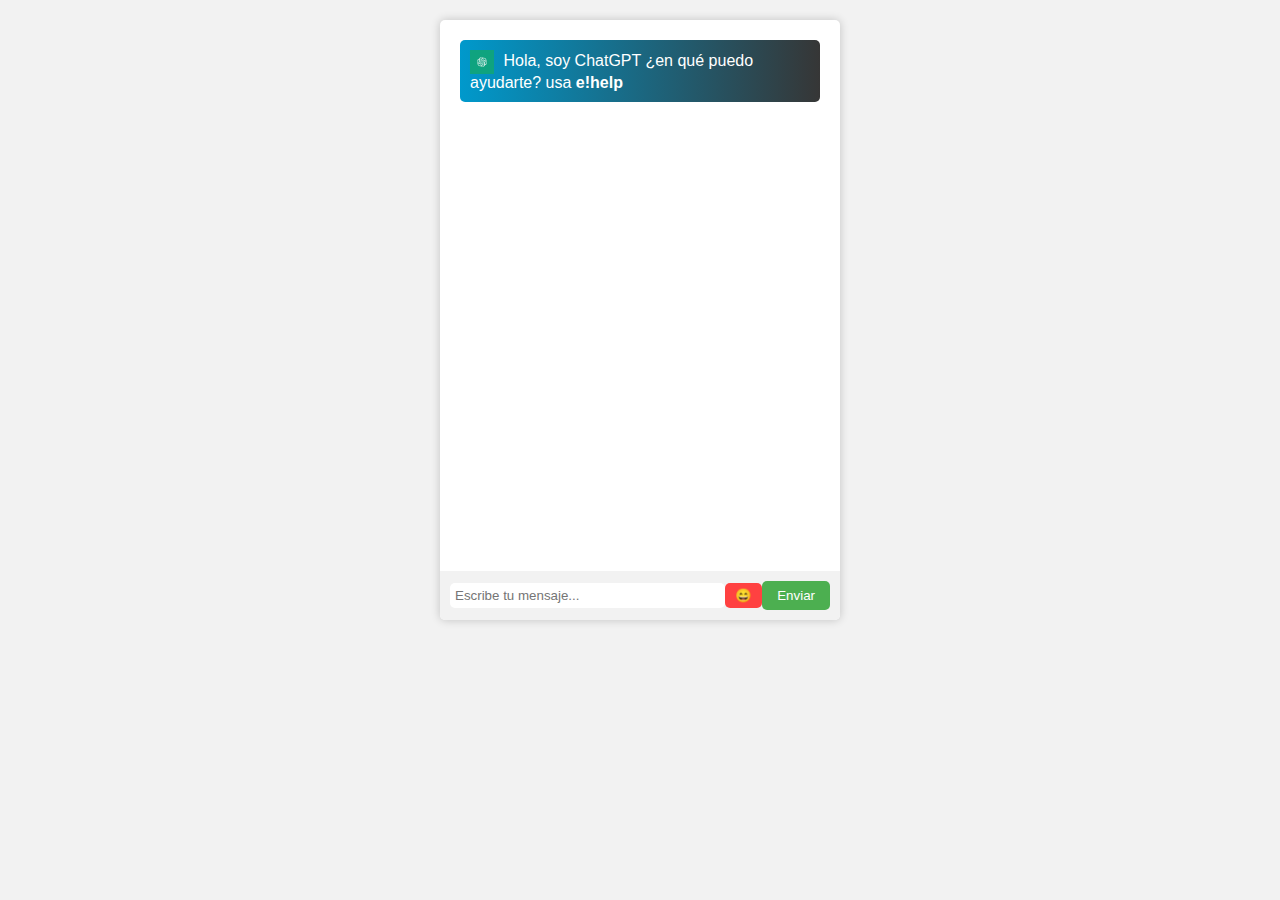
<file: chatbot.html>
<!DOCTYPE html>
<html lang="es">
<head>
    <meta charset="UTF-8">
    <meta name="viewport" content="width=device-width, initial-scale=1.0">
    <link rel="stylesheet" href="chat.css">
    <style>

        #emoji-panel {
            display: none;
            position: fixed;
            top: 50%;
            left: 50%;
            transform: translate(-50%, -50%);
            background-color: #fff;
            border: 1px solid #ccc;
            padding: 10px;
            border-radius: 5px;
            box-shadow: 0px 0px 10px 0px #ccc;
            z-index: 1;
        }

        #emoji-panel span {
            cursor: pointer;
            margin: 5px;
            font-size: 20px;
        }

        #send-button {
            background-color: #4CAF50; /* Color de fondo inicial */
            color: white;
            padding: 7px 15px;
            border: none;
            border-radius: 5px;
            cursor: pointer;
        }

        #send-button:hover {
            background-color: #45a07a; /* Nuevo color de fondo al pasar el puntero */
        }
    </style>
    <title>Chatbot</title>
</head>
<body>
    <div class="chat-container">
        <div class="chat-box" id="chat-box">
            <div class="message bot-message">
                <img src="descarga.png" alt="Bot Icon" class="bot-icon">
                Hola, soy ChatGPT ¿en qué puedo ayudarte? usa <b>e!help</b>
            </div>
        </div>
        <img src="escribiendo.gif" id="typing-animation" style="display: none;">
        <div class="user-input">
            <input type="text" id="user-input" placeholder="Escribe tu mensaje...">
            <button id="emoji-button">😄</button>
            <button id="send-button">Enviar</button>
            <div id="emoji-panel">
                <span onclick="insertEmoji('😊')">😊</span>
                <span onclick="insertEmoji('😂')">😂</span>
                <span onclick="insertEmoji('👍')">👍</span>
                <span onclick="insertEmoji('❤️')">❤️</span>
                <span onclick="insertEmoji('🎉')">🎉</span>
                <span onclick="insertEmoji('🌈')">🌈</span>
                <span onclick="insertEmoji('🍕')">🍕</span>
                <span onclick="insertEmoji('📣')">📣</span>
                <span onclick="insertEmoji('👋')">👋</span>
                <span onclick="insertEmoji('🐶')">🐶</span>
                <span onclick="insertEmoji('🐱')">🐱</span>
                <span onclick="insertEmoji('🇵🇪')">🇵🇪</span>
                <span onclick="insertEmoji('🇦🇷')">🇦🇷</span>
                <span onclick="insertEmoji('🇧🇷')">🇧🇷</span>
                <span onclick="insertEmoji('🇪🇨')">🇪🇨</span>
                <span onclick="insertEmoji('🇪🇸')">🇪🇸</span>
                <span onclick="insertEmoji('🇯🇵')">🇯🇵</span>

            </div>
        </div>
    <script src="chatbot.js"></script>
    <script>
        document.getElementById('emoji-button').addEventListener('click', toggleEmojiPanel);

        function toggleEmojiPanel() {
            const emojiPanel = document.getElementById('emoji-panel');
            emojiPanel.style.display = (emojiPanel.style.display === 'block') ? 'none' : 'block';
        }

        function insertEmoji(emoji) {
            const userInput = document.getElementById('user-input');
            const currentText = userInput.value;
            userInput.value = currentText + emoji;
            toggleEmojiPanel();
        }
    </script>
</body>
</html>
</file>
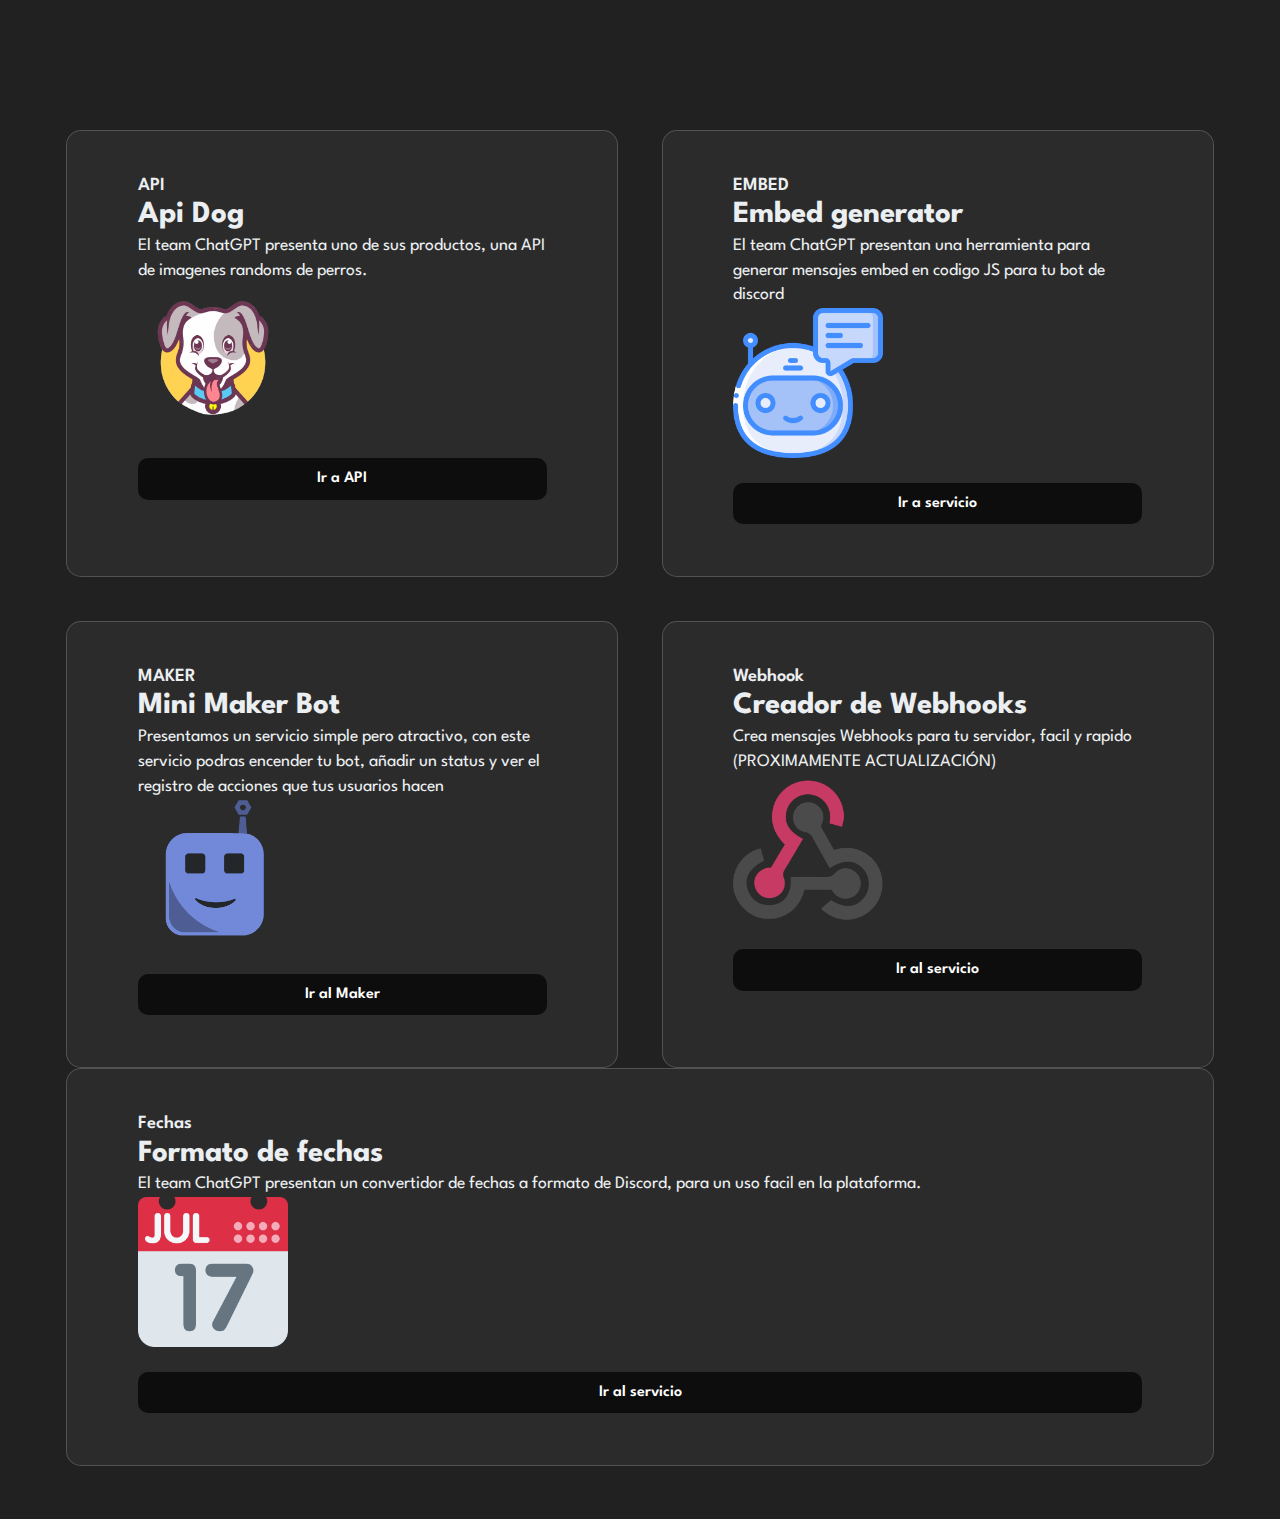
<file: productos.html>
<!DOCTYPE html>
<html lang="en" >
<head>
  <meta charset="UTF-8">
  <title>Productos ChatGPT</title>
  <link rel="icon" href="crement.png">
  <link rel="stylesheet" href="productos.css">

  <meta name="description" content="ChatGPT le ofrece unos cuantos servicios que le pueden interesar, pronto haremos más.">
  <meta property="og:site_name" content="ChatGPT service">
  <meta property="og:url" content="https://chatgptbotdc.netlify.app/productos">
  <meta name="title" content="ChatGPT">
  <meta name="description" content="ChatGPT le ofrece unos cuantos servicios que le pueden interesar, pronto haremos más.">
  <meta name="robots" content="index, follow">
  <meta http-equiv="Content-Type" content="text/html; charset=utf-8">
  <meta name="language" content="Spanish">
  <meta property="og:image" content="https://cdn.discordapp.com/attachments/1052090566575390760/1166254511988424744/crement.png?ex=6549d227&is=65375d27&hm=0166783674145039c984a1877aa11ff148cf1b832e23490d5c97a6d44e46d9a1&">
  <meta property="og:image:width" content="720">
  <meta property="og:image:height" content="720">
  <meta property="og:image:type" content="image/png">

  <script type="text/javascript" src="https://cdn.diclotrans.com/sdk/v1/21564/e800d47eed6afb6e0bc789e961dc83a6a2777dc5/lib.js"></script>

<script type="text/javascript" src="https://cdn.diclotrans.com/sdk/v1/21566/e337b9228d0822c655e2011b044dd97e222d5d46/lib.js"></script>

<script type="text/javascript" src="https://cdn.diclotrans.com/sdk/v1/21720/9f5430a8ffae533e52da03d69fbc426a00809e17/lib.js"></script>

</head>
<body>
<!-- partial:index.partial.html -->
<main class="main flow">
  <h1 class="main__heading">Productos</h1>
  <div class="main__cards cards">
    <div class="cards__inner">
      <div class="cards__card card">
        <h2 class="card__heading">API</h2>
        <p class="card__price">Api Dog</p>
        <ul role="list" class="card__bullets flow">
          <li>El team ChatGPT presenta uno de sus productos, una API de imagenes randoms de perros.</li>
          <img src="dog (1).png" width="150" height="150">
        </ul>
        <a href="https://edgajuman.github.io/edgabot.dog.api/" class="card__cta cta">Ir a API</a>
      </div>

      <div class="cards__card card">
        <h2 class="card__heading">EMBED</h2>
        <p class="card__price">Embed generator</p>
        <ul role="list" class="card__bullets flow">
          <li>El team ChatGPT presentan una herramienta para generar mensajes embed en codigo JS para tu bot de discord</li>
          <img src="embed.png" width="150" height="150">
        </ul>
        <a href="embed.html" class="card__cta cta">Ir a servicio</a>
      </div>

      <div class="cards__card card">
        <h2 class="card__heading">MAKER</h2>
        <p class="card__price">Mini Maker Bot</p>
        <ul role="list" class="card__bullets flow">
          <li>Presentamos un servicio simple pero atractivo, con este servicio podras encender tu bot, añadir un status y ver el registro de acciones que tus usuarios hacen</li>
          <img src="bots.png" width="150" height="150">
        </ul>
        <a href="maker.html" class="card__cta cta">Ir al Maker</a>
      </div>

      <div class="cards__card card">
        <h2 class="card__heading">Webhook</h2>
        <p class="card__price">Creador de Webhooks</p>
        <ul role="list" class="card__bullets flow">
          <li>Crea mensajes Webhooks para tu servidor, facil y rapido (PROXIMAMENTE ACTUALIZACIÓN)</li>
          <img src="webhooks.webp" width="150" height="150">
        </ul>
        <a href="webhook.html" class="card__cta cta">Ir al servicio</a>
      </div>
    </div>

    <div class="cards__card card">
      <h2 class="card__heading">Fechas</h2>
      <p class="card__price">Formato de fechas</p>
      <ul role="list" class="card__bullets flow">
        <li>El team ChatGPT presentan un convertidor de fechas a formato de Discord, para un uso facil en la plataforma.</li>
        <img src="fecha.png" width="150" height="150">
      </ul>
      <a href="fechas.html" class="card__cta cta">Ir al servicio</a>
    </div>
  </div>
    
  </div>
</main>
<!-- partial -->
  <script  src="producto.js"></script>

</body>
</html>
</file>
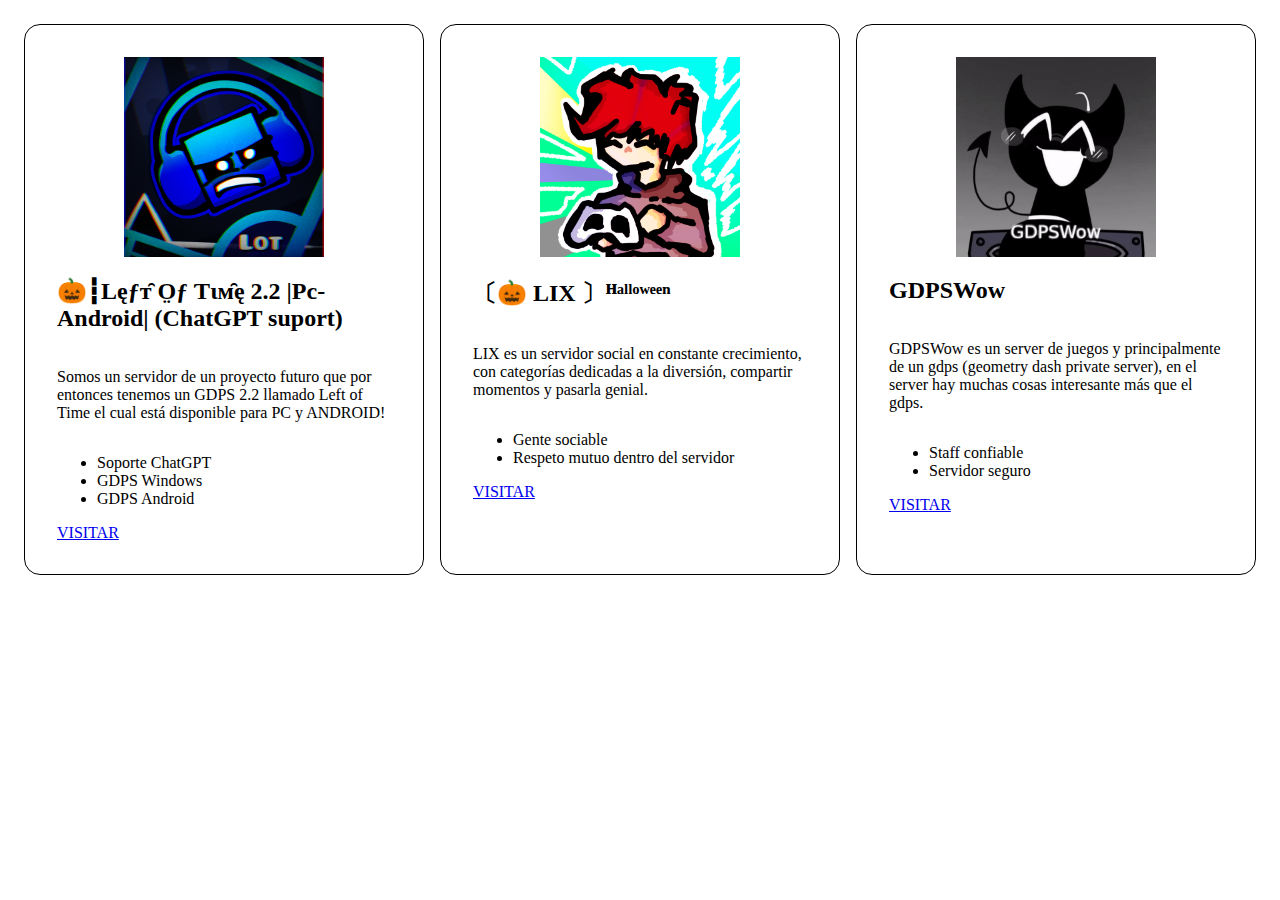
<file: server.html>
<!DOCTYPE html>
<html lang="en" >
<head>
  <meta charset="UTF-8">
  <title>Servidores</title>
  <link rel="stylesheet" href="server.css">

  <script type="text/javascript" src="https://cdn.diclotrans.com/sdk/v1/21564/e800d47eed6afb6e0bc789e961dc83a6a2777dc5/lib.js"></script>

<script type="text/javascript" src="https://cdn.diclotrans.com/sdk/v1/21566/e337b9228d0822c655e2011b044dd97e222d5d46/lib.js"></script>

<script type="text/javascript" src="https://cdn.diclotrans.com/sdk/v1/21720/9f5430a8ffae533e52da03d69fbc426a00809e17/lib.js"></script>
</head>
<body>
<!-- partial:index.partial.html -->
<section>
  <!--GRID CONTAINER-->
  <article>
    <!--GRID ITEM-->
    <h2>🎃┇Lęƒт̑ O̤ƒ Ƭιм̑ę 2.2 |Pc-Android|  (ChatGPT suport)</h2>
    <p>Somos un servidor de un proyecto futuro que por entonces tenemos un GDPS 2.2 llamado Left of Time el cual está disponible para PC y ANDROID!</p>
    <ul>
      <li>Soporte ChatGPT</li>
      <li>GDPS Windows</li>
      <li>GDPS Android</li>
    </ul>
    <img src="icon2.png" width="200" height="200">
    <a href="https://discord.com/invite/ej55HeN2F4" class="btn discord-dropshadow animation hover" target="_blank"><i class="fab fa-discord"></i> VISITAR</a> 
  </article>

  <article>
    <!--GRID ITEM-->
    <h2>〔🎃 LIX 〕ᴴᵃˡˡᵒʷᵉᵉⁿ</h2>
    <p>LIX es un servidor social en constante crecimiento, con categorías dedicadas a la diversión, compartir momentos y pasarla genial.</p>
    <ul>
      <li>Gente sociable</li>
      <li>Respeto mutuo dentro del servidor</li>
    </ul>
    <img src="icon.png" width="200" height="200">
    <a href="https://discord.com/invite/ej55HeN2F4" class="btn discord-dropshadow animation hover" target="_blank"><i class="fab fa-discord"></i> VISITAR</a> 
  </article>

  <article>
    <!--GRID ITEM-->
    <h2>GDPSWow</h2>
    <p>GDPSWow es un server de juegos y principalmente de un gdps (geometry dash private server), en el server hay muchas cosas interesante más que el gdps.</p>
    <ul>
      <li>Staff confiable</li>
      <li>Servidor seguro</li>
    </ul>
    <img src="icon3.png" width="200" height="200">
    <a href="https://discord.com/invite/ej55HeN2F4" class="btn discord-dropshadow animation hover" target="_blank"><i class="fab fa-discord"></i> VISITAR</a> 
  </article>
</section>
<!-- partial -->
  
</body>
</html>
</file>
<file: chat.css>
body {
    font-family: Arial, sans-serif;
    margin: 0;
    padding: 0;
    background-color: #f2f2f2;
}

.chat-container {
    display: flex;
    flex-direction: column;
    max-width: 400px;
    max-height: 600px;
    margin: 20px auto;
    background-color: #fff;
    box-shadow: 0px 0px 10px rgba(0, 0, 0, 0.2);
    border-radius: 5px;
    overflow: hidden;
    height: 100vh;
}

.chat-box {
    flex-grow: 1;
    max-height: 100%;
    overflow-y: auto;
    padding: 10px;
}

.message {
    margin: 10px;
    padding: 10px;
    border-radius: 5px;
}

.bot-message {
    background: linear-gradient(to right, #0099cc, #363636);
    color: #fff;
}


.user-input {
    display: flex;
    justify-content: space-between;
    align-items: center;
    padding: 10px;
    background-color: #f2f2f2;
}

input[type="text"] {
    flex-grow: 1;
    padding: 5px;
    border: none;
    border-radius: 5px;
}

button {
    background-color: #ff4141;
    color: #fff;
    border: none;
    border-radius: 5px;
    padding: 5px 10px;
    cursor: pointer;
}

#typing-animation {
    width: 90px;
    height: 70px;
    display: none;
}

.bot-icon {
    width: 24px;
    height: 24px;
    margin-right: 5px;
    vertical-align: middle;
}
</file>
<file: productos.css>
@import url("https://fonts.googleapis.com/css2?family=League+Spartan:wght@400;500;600;700;800;900&display=swap");

*,
*::after,
*::before {
  box-sizing: border-box;
  margin: 0;
  padding: 0;
}

html,
body {
  height: 100%;
  min-height: 100vh;
}

body {
  display: grid;
  place-items: center;
  font-family: "League Spartan", system-ui, sans-serif;
  font-size: 1.1rem;
  line-height: 1.2;
  background-color: #212121;
  color: #ffffff00;
}

ul {
  list-style: none;
}

.main {
  max-width: 75rem;
  padding: 3em 1.5em;
}

.main__heading {
  font-weight: 600;
  font-size: 2.25em;
  margin-bottom: 0.75em;
  text-align: center;
  color: #eceff100;
}



.cards__inner {
  display: flex;
  flex-wrap: wrap;
  gap: 2.5em;
}

.card {
  --flow-space: 0.2Â¡em;
  flex: 1 1 25rem;
  padding: 2.5em 4em;
  color: #eceff1;
  background-color: #2b2b2b;
  border: 1px solid #eceff133;
  border-radius: 15px;
}


.card__bullets {
  line-height: 1.4;
}



.card__heading {
  font-size: 1.05em;
  font-weight: 600;
}

.card__price {
  font-size: 1.75em;
  font-weight: 700;
}


.cta {
  display: block;
  align-self: end;
  margin: 1em 0 0.5em 0;
  text-align: center;
  text-decoration: none;
  color: #fff;
  background-color: #0d0d0d;
  padding: 0.7em;
  border-radius: 10px;
  font-size: 1rem;
  font-weight: 600;
}
</file>
<file: server.css>
* {
    box-sizing: border-box;
  }
  
  body {
    padding: 1rem;
  }
  
  section {
    display: grid;
    grid-template-columns: repeat(auto-fit, minmax(300px, 1fr));
    grid-gap: 1rem;
  }
  
  article {
    display: flex;
    flex-direction: column;
    border: 1px solid black;
    border-radius: 1rem;
    padding: 2rem;
  }
  
  article img {
    order: -1;
    align-self: center;
  }
  
  article button {
    margin-top: auto;
    background: black;
    color: white;
    padding: 0.5rem;
    border: none;
    border-radius: 1rem;
    font-size: 1.2rem;
    cursor: pointer;
  }
</file>
